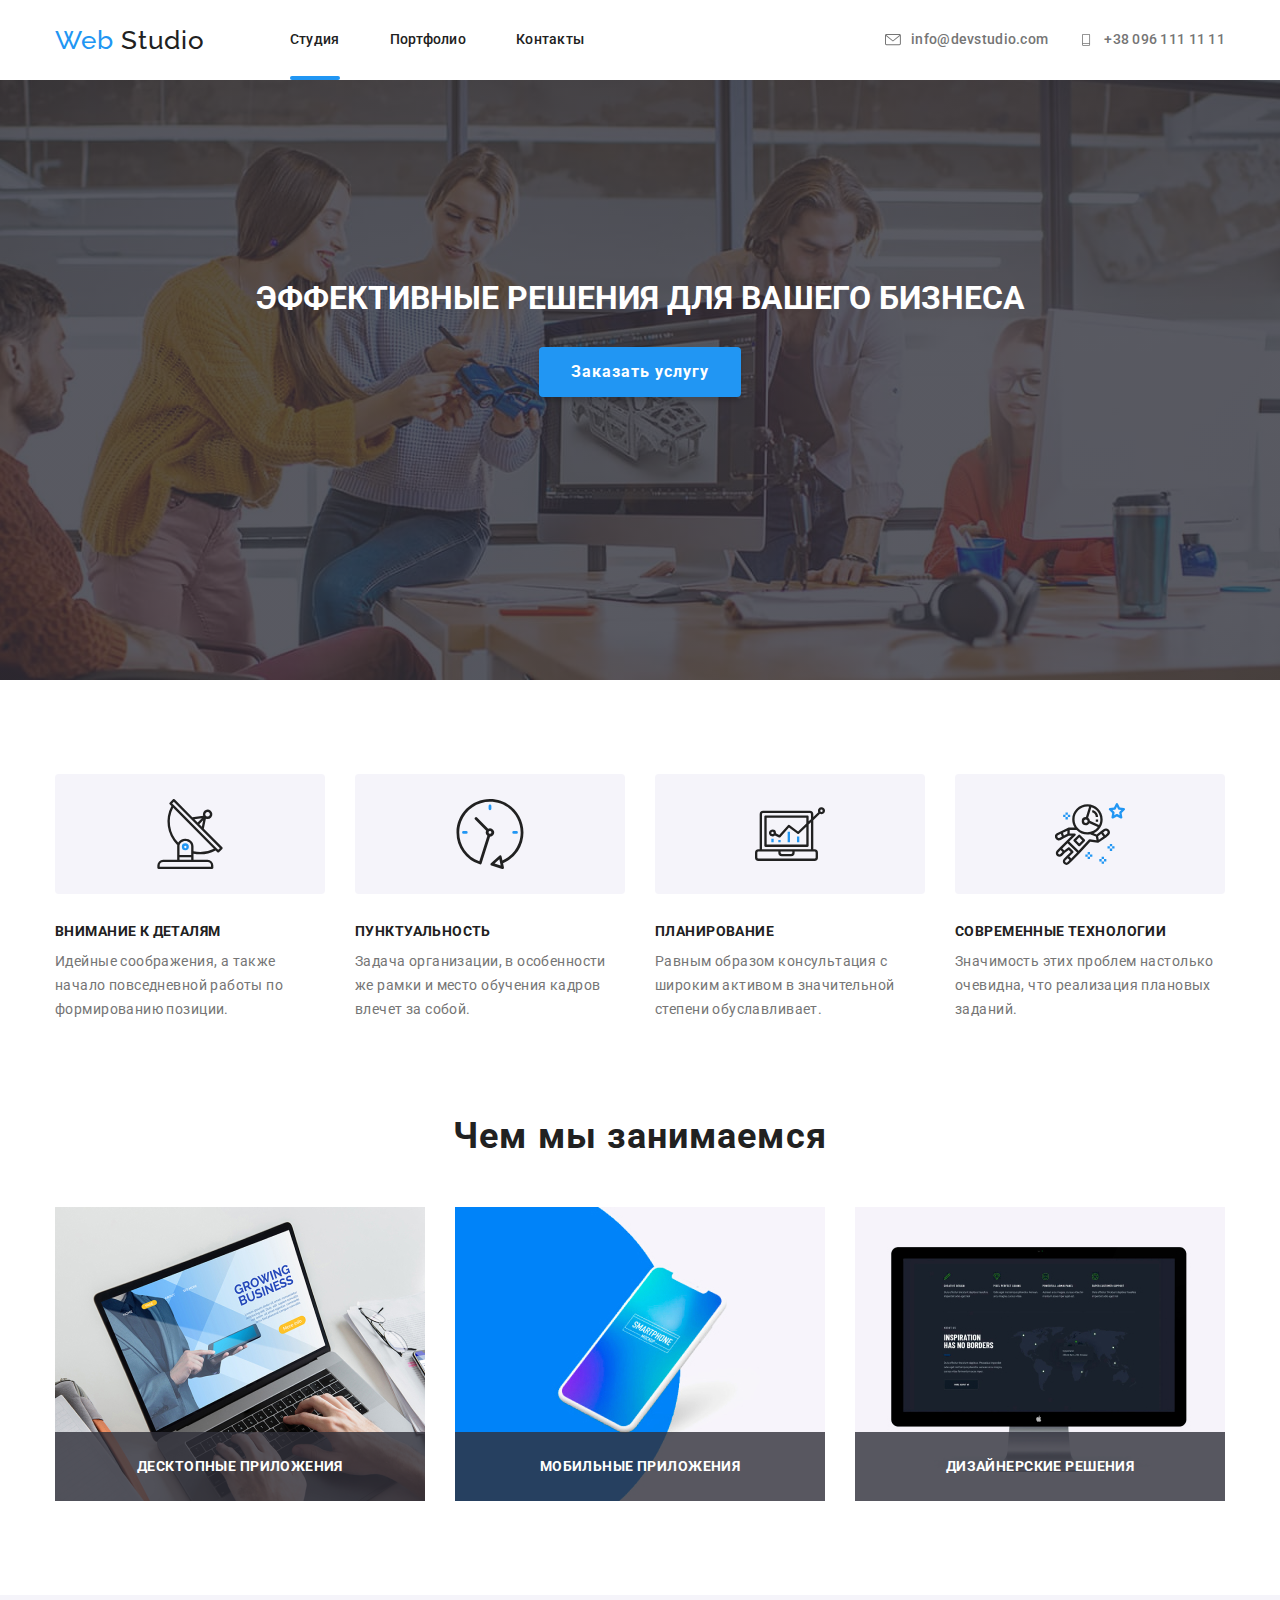
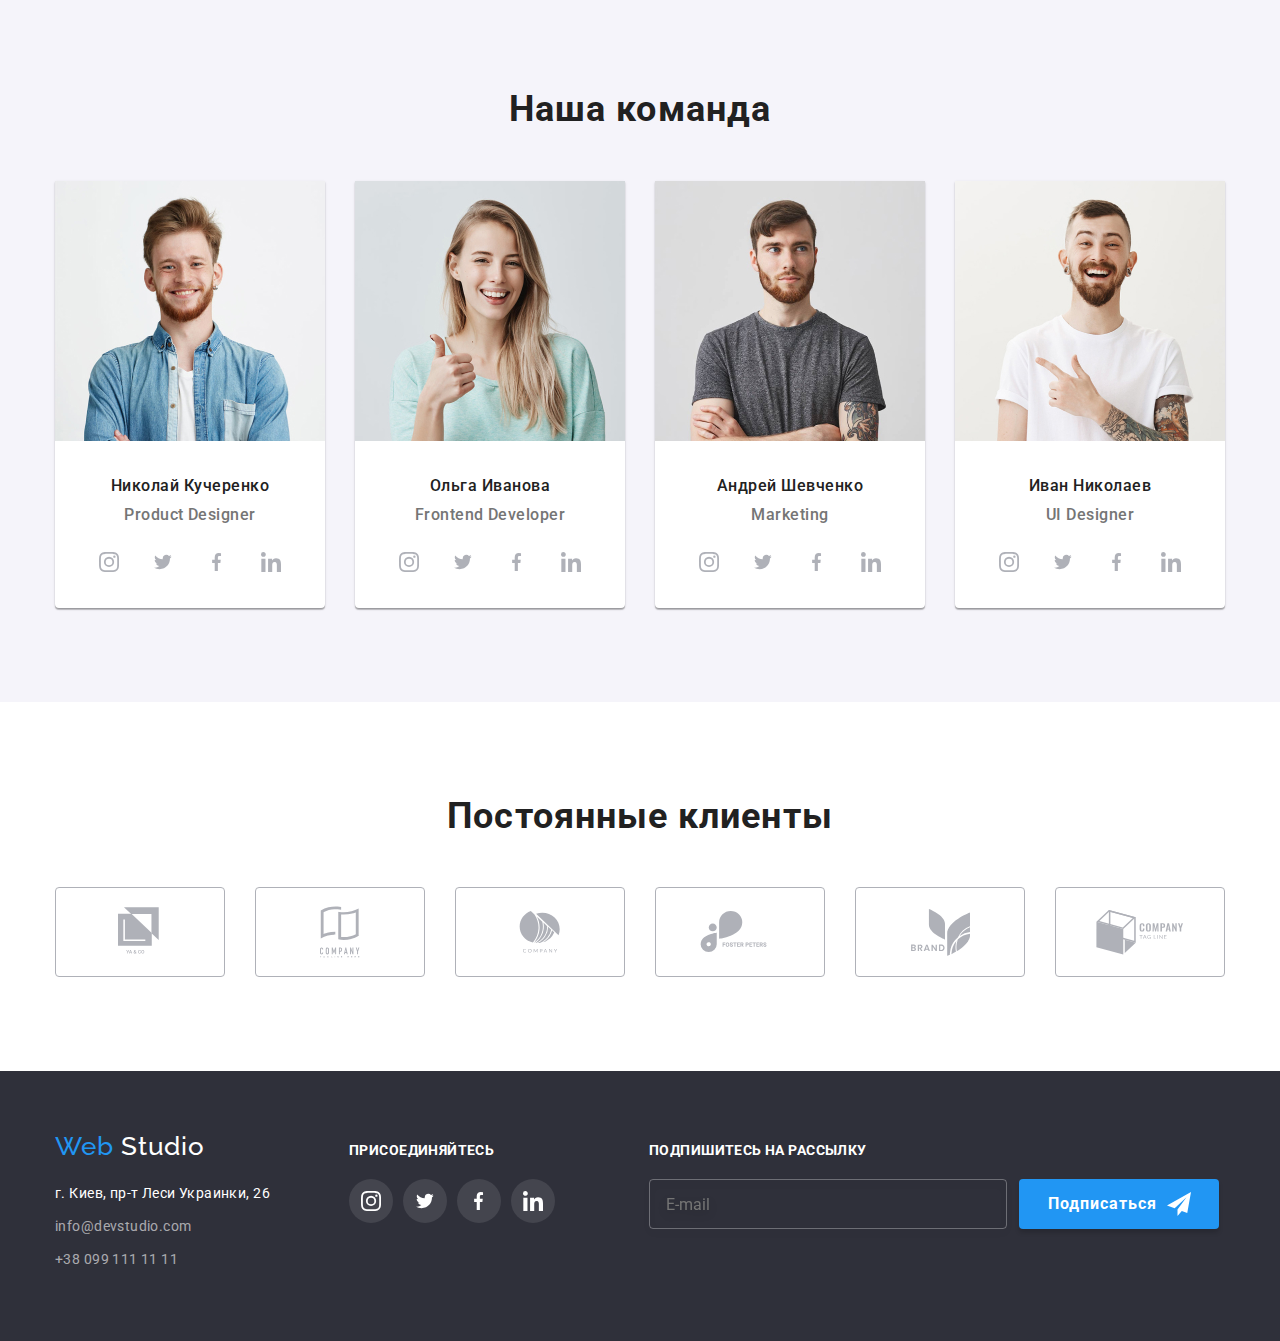
<file: index.html>
<!DOCTYPE html>
<html lang="ru">
  <head>
    <meta charset="UTF-8" />
    <meta name="viewport" content="width=device-width, initial-scale=1.0" />
    <title>WebStudio</title>
    <link
      href="https://fonts.googleapis.com/css2?family=Raleway:wght@700&family=Roboto:wght@400;500;700;900&display=swap"
      rel="stylesheet"
    />
    <link rel="stylesheet" href="./css/normalize.css" />
    <link rel="stylesheet" href="./css/main.min.css" />
  </head>
  <body>
    <header class="header">
      <div class="container">
        <nav class="navigation">
          <a class="logo link" href="" lang="en"
            ><span class="logo-web-part">Web </span>Studio</a
          >
          <ul class="site-nav list">
            <li class="nav-item"><a class="link current" href="">Студия</a></li>
            <li class="nav-item">
              <a class="link" href="./portfolio.html">Портфолио</a>
            </li>
            <li class="nav-item"><a class="link" href="">Контакты</a></li>
          </ul>
        </nav>
        <ul class="contacts-list list">
          <li class="contact-item">
            <a class="link" href="mailto:info@devstudio.com">
              <svg class="link-icon">
                <use href="./images/sprite.svg#icon-email-sign"></use>
              </svg>
              <span>info@devstudio.com</span>
            </a>
          </li>
          <li class="contact-item">
            <a class="link" href="tel:+380961111111">
              <svg class="link-icon">
                <use href="./images/sprite.svg#icon-phone-sign"></use>
              </svg>
              <span>+38 096 111 11 11</span></a
            >
          </li>
        </ul>
      </div>
    </header>
    <main>
      <!--Hero -->
      <section class="hero">
        <h1 class="hero-title">Эффективные решения для вашего бизнеса</h1>
        <button data-modal-open class="button" type="button">
          Заказать услугу
        </button>
      </section>

      <!--О нас-->
      <section class="about-us section">
        <div class="container">
          <h2 class="section-title">О нас</h2>
          <ul class="about-us list">
            <li class="about-us-item icon-details">
              <h3 class="headline">Внимание к деталям</h3>
              <p class="description">
                Идейные соображения, а также начало повседневной работы по
                формированию позиции.
              </p>
            </li>
            <li class="about-us-item icon-punctuality">
              <h3 class="headline">Пунктуальность</h3>
              <p class="description">
                Задача организации, в особенности же рамки и место обучения
                кадров влечет за собой.
              </p>
            </li>
            <li class="about-us-item icon-planning">
              <h3 class="headline">Планирование</h3>
              <p class="description">
                Равным образом консультация с широким активом в значительной
                степени обуславливает.
              </p>
            </li>
            <li class="about-us-item icon-up-to-date">
              <h3 class="headline">Современные технологии</h3>
              <p class="description">
                Значимость этих проблем настолько очевидна, что реализация
                плановых заданий.
              </p>
            </li>
          </ul>
        </div>
      </section>
      <!--Чем занимаемся-->
      <section class="activity section">
        <div class="container">
          <h2 class="section-title">Чем мы занимаемся</h2>
          <ul class="activity list">
            <li class="activity-item">
              <div class="activity-description">
                <img
                  class="image"
                  src="./images/activity/desktop-apps.jpg"
                  alt="Экран с десктопным приложением"
                  width="370"
                  height="294"
                />

                <p class="description">Десктопные приложения</p>
              </div>
            </li>
            <li class="activity-item">
              <div class="activity-description">
                <img
                  class="image"
                  src="./images/activity/mobile-apps.jpg"
                  alt="Приложение на мобильном телефоне"
                  width="370"
                  height="294"
                />

                <p class="description">Мобильные приложения</p>
              </div>
            </li>
            <li class="activity-item">
              <div class="activity-description">
                <img
                  class="image"
                  src="./images/activity/design.jpg"
                  alt="Изображение макеты страницв на экране"
                  width="370"
                  height="294"
                />

                <p class="description">Дизайнерские решения</p>
              </div>
            </li>
          </ul>
        </div>
      </section>
      <!--Команда-->
      <section class="team section">
        <div class="container">
          <h2 class="section-title">Наша команда</h2>
          <ul class="team list">
            <li class="team-member">
              <div class="info">
                <img
                  class="photo"
                  src="./images/team/nikolay-kyrchenko.jpg"
                  alt="фото Николая Курченко"
                  width="270"
                  height="260"
                />
                <h3 class="name">Николай Кучеренко</h3>
                <p class="position" lang="en">Product Designer</p>
                <ul class="social-nw list">
                  <li class="item">
                    <a
                      class="social-nw-link"
                      href=""
                      aria-label="Страница в Инстаграм"
                    >
                      <svg class="nw-icon" width="20" height="20">
                        <use
                          href="./images/sprite.svg#icon-instagram-icon"
                        ></use>
                      </svg>
                    </a>
                  </li>
                  <li class="item">
                    <a
                      class="social-nw-link"
                      href=""
                      aria-label="Страница в Твиттер"
                    >
                      <svg class="nw-icon" width="20" height="16">
                        <use href="./images/sprite.svg#icon-twitter-icon"></use>
                      </svg>
                    </a>
                  </li>
                  <li class="item">
                    <a
                      class="social-nw-link"
                      href=""
                      aria-label="Страница в Фейсбук"
                    >
                      <svg class="nw-icon" width="10" height="20">
                        <use
                          href="./images/sprite.svg#icon-facebook-icon"
                        ></use>
                      </svg>
                    </a>
                  </li>
                  <li class="item">
                    <a
                      class="social-nw-link"
                      href=""
                      aria-label="Страница в ЛинкедИн"
                    >
                      <svg class="nw-icon" width="20" height="20">
                        <use
                          href="./images/sprite.svg#icon-linkedin-icon"
                        ></use>
                      </svg>
                    </a>
                  </li>
                </ul>
              </div>
            </li>
            <li class="team-member">
              <div class="info">
                <img
                  class="photo"
                  src="./images/team/olha-ivanova.jpg"
                  alt="фото Ольги Ивановой"
                  width="270"
                  height="260"
                />
                <h3 class="name">Ольга Иванова</h3>
                <p class="position" lang="en">Frontend Developer</p>
                <ul class="social-nw list">
                  <li class="item">
                    <a
                      class="social-nw-link"
                      href=""
                      aria-label="Страница в Инстаграм"
                    >
                      <svg class="nw-icon" width="20" height="20">
                        <use
                          href="./images/sprite.svg#icon-instagram-icon"
                        ></use>
                      </svg>
                    </a>
                  </li>
                  <li class="item">
                    <a
                      class="social-nw-link"
                      href=""
                      aria-label="Страница в Твиттер"
                    >
                      <svg class="nw-icon" width="20" height="16">
                        <use href="./images/sprite.svg#icon-twitter-icon"></use>
                      </svg>
                    </a>
                  </li>
                  <li class="item">
                    <a
                      class="social-nw-link"
                      href=""
                      aria-label="Страница в Фейсбук"
                    >
                      <svg class="nw-icon" width="10" height="20">
                        <use
                          href="./images/sprite.svg#icon-facebook-icon"
                        ></use>
                      </svg>
                    </a>
                  </li>
                  <li class="item">
                    <a
                      class="social-nw-link"
                      href=""
                      aria-label="Страница в ЛинкедИн"
                    >
                      <svg class="nw-icon" width="20" height="20">
                        <use
                          href="./images/sprite.svg#icon-linkedin-icon"
                        ></use>
                      </svg>
                    </a>
                  </li>
                </ul>
              </div>
            </li>
            <li class="team-member">
              <div class="info">
                <img
                  class="photo"
                  src="./images/team/andrey-shevchenko.jpg"
                  alt="фото Андрея Шевченко"
                  width="270"
                  height="260"
                />
                <h3 class="name">Андрей Шевченко</h3>
                <p class="position" lang="en">Marketing</p>
                <ul class="social-nw list">
                  <li class="item">
                    <a
                      class="social-nw-link"
                      href=""
                      aria-label="Страница в Инстаграм"
                    >
                      <svg class="nw-icon" width="20" height="20">
                        <use
                          href="./images/sprite.svg#icon-instagram-icon"
                        ></use>
                      </svg>
                    </a>
                  </li>
                  <li class="item">
                    <a
                      class="social-nw-link"
                      href=""
                      aria-label="Страница в Твиттер"
                    >
                      <svg class="nw-icon" width="20" height="16">
                        <use href="./images/sprite.svg#icon-twitter-icon"></use>
                      </svg>
                    </a>
                  </li>
                  <li class="item">
                    <a
                      class="social-nw-link"
                      href=""
                      aria-label="Страница в Фейсбук"
                    >
                      <svg class="nw-icon" width="10" height="20">
                        <use
                          href="./images/sprite.svg#icon-facebook-icon"
                        ></use>
                      </svg>
                    </a>
                  </li>
                  <li class="item">
                    <a
                      class="social-nw-link"
                      href=""
                      aria-label="Страница в ЛинкедИн"
                    >
                      <svg class="nw-icon" width="20" height="20">
                        <use
                          href="./images/sprite.svg#icon-linkedin-icon"
                        ></use>
                      </svg>
                    </a>
                  </li>
                </ul>
              </div>
            </li>
            <li class="team-member">
              <div class="info">
                <img
                  class="photo"
                  src="./images/team/ivan-nickolaey.jpg"
                  alt="фото Ивана Николаева"
                  width="270"
                  height="260"
                />
                <h3 class="name">Иван Николаев</h3>
                <p class="position" lang="en">UI Designer</p>
                <ul class="social-nw list">
                  <li class="item">
                    <a
                      class="social-nw-link"
                      href=""
                      aria-label="Страница в Инстаграм"
                    >
                      <svg class="nw-icon" width="20" height="20">
                        <use
                          href="./images/sprite.svg#icon-instagram-icon"
                        ></use>
                      </svg>
                    </a>
                  </li>
                  <li class="item">
                    <a
                      class="social-nw-link"
                      href=""
                      aria-label="Страница в Твиттер"
                    >
                      <svg class="nw-icon" width="20" height="16">
                        <use href="./images/sprite.svg#icon-twitter-icon"></use>
                      </svg>
                    </a>
                  </li>
                  <li class="item">
                    <a
                      class="social-nw-link"
                      href=""
                      aria-label="Страница в Фейсбук"
                    >
                      <svg class="nw-icon" width="10" height="20">
                        <use
                          href="./images/sprite.svg#icon-facebook-icon"
                        ></use>
                      </svg>
                    </a>
                  </li>
                  <li class="item">
                    <a
                      class="social-nw-link"
                      href=""
                      aria-label="Страница в ЛинкедИн"
                    >
                      <svg class="nw-icon" width="20" height="20">
                        <use
                          href="./images/sprite.svg#icon-linkedin-icon"
                        ></use>
                      </svg>
                    </a>
                  </li>
                </ul>
              </div>
            </li>
          </ul>
        </div>
      </section>
      <!--Клиенты-->
      <section class="clients section">
        <div class="container">
          <h2 class="section-title">Постоянные клиенты</h2>
          <ul class="clients list">
            <li class="client-logo">
              <a class="link" href="">
                <svg class="company-icon" width="45" height="50">
                  <use href="./images/sprite.svg#icon-company-logo-1"></use>
                </svg>
              </a>
            </li>
            <li class="client-logo">
              <a class="link" href="">
                <svg class="company-icon" width="40" height="52">
                  <use href="./images/sprite.svg#icon-company-logo-2"></use>
                </svg>
              </a>
            </li>
            <li class="client-logo">
              <a class="link" href="">
                <svg class="company-icon" width="42" height="42">
                  <use href="./images/sprite.svg#icon-company-logo-3"></use>
                </svg>
              </a>
            </li>
            <li class="client-logo">
              <a class="link" href="">
                <svg class="company-icon" width="80" height="42">
                  <use href="./images/sprite.svg#icon-company-logo-4"></use>
                </svg>
              </a>
            </li>
            <li class="client-logo">
              <a class="link" href="">
                <svg class="company-icon" width="59" height="47">
                  <use href="./images/sprite.svg#icon-company-logo-5"></use>
                </svg>
              </a>
            </li>
            <li class="client-logo">
              <a class="link" href="">
                <svg class="company-icon" width="88" height="45">
                  <use href="./images/sprite.svg#icon-company-logo-6"></use>
                </svg>
              </a>
            </li>
          </ul>
        </div>
      </section>
    </main>
    <footer class="footer">
      <div class="container">
        <div class="main-info-container">
          <a class="logo link footer" href="" lang="en"
            ><span class="logo-web-part">Web </span>Studio</a
          >
          <ul class="footer-contacts-list list">
            <li class="item">
              <address>
                <a
                  class="location link"
                  href="https://goo.gl/maps/ciebktakedEawtVe7"
                  target="_blank"
                  >г. Киев, пр-т Леси Украинки, 26</a
                >
              </address>
            </li>
            <li class="item">
              <a class="footer-contacts link" href="mailto:info@example.com"
                >info@devstudio.com</a
              >
            </li>
            <li class="item">
              <a class="footer-contacts link" href="tel:+380991111111"
                >+38 099 111 11 11</a
              >
            </li>
          </ul>
        </div>
        <div class="join-us-container">
          <p class="join-us-text">Присоединяйтесь</p>
          <ul class="social-nw list">
            <li class="item">
              <a
                class="social-nw-link"
                href=""
                aria-label="Страница в Инстаграм"
              >
                <svg class="nw-icon" width="20" height="20">
                  <use href="./images/sprite.svg#icon-instagram-icon"></use>
                </svg>
              </a>
            </li>
            <li class="item">
              <a class="social-nw-link" href="" aria-label="Страница в Твиттер">
                <svg class="nw-icon" width="20" height="16">
                  <use href="./images/sprite.svg#icon-twitter-icon"></use>
                </svg>
              </a>
            </li>
            <li class="item">
              <a class="social-nw-link" href="" aria-label="Страница в Фейсбук">
                <svg class="nw-icon" width="10" height="20">
                  <use href="./images/sprite.svg#icon-facebook-icon"></use>
                </svg>
              </a>
            </li>
            <li class="item">
              <a
                class="social-nw-link"
                href=""
                aria-label="Страница в ЛинкедИн"
              >
                <svg class="nw-icon" width="20" height="20">
                  <use href="./images/sprite.svg#icon-linkedin-icon"></use>
                </svg>
              </a>
            </li>
          </ul>
        </div>
        <div class="subscribe-container">
          <p class="join-us-text">Подпишитесь на рассылку</p>
          <form action="#" class="subscribe form">
            <label class="form-field">
              <input
                class="subscribe-email"
                id="email"
                type="email"
                name="email"
                id=""
                placeholder="E-mail"
              />
            </label>
            <button class="button" type="submit">Подписаться</button>
          </form>
        </div>
      </div>
    </footer>
    <div data-modal class="backdrop is-hidden">
      <div class="modal">
        <h2 class="headline">Оставьте свои данные, мы вам перезвоним</h2>
        <button data-modal-close class="modal-close" type="button">
          <svg class="close-icon" width="11" height="11">
            <use href="./images/sprite.svg#icon-close-icon"></use>
          </svg>
        </button>
        <form action="#" class="modal-form">
          <label class="form-field">
            <input
              class="form-input"
              type="text"
              name="name"
              id=""
              minlength="2"
              required
              placeholder=" "
            />
            <span class="form-lable">Имя</span>
            <svg class="icon">
              <use href="./images/sprite.svg#icon-form-name-icon"></use>
            </svg>
          </label>
          <label class="form-field">
            <input
              class="form-input"
              type="tel"
              name="phone"
              id=""
              pattern="[0-9]{3}-[0-9]{3}-[0-9]{2}-[0-9]{2}"
              required
              placeholder=" "
            />
            <span class="form-lable">Телефон</span>
            <svg class="icon">
              <use href="./images/sprite.svg#icon-form-phone-icon"></use>
            </svg>
          </label>
          <label class="form-field">
            <input
              class="form-input"
              type="email"
              name="e-mail"
              id=""
              required
              placeholder=" "
            />
            <span class="form-lable">E-mail</span>
            <svg class="icon">
              <use href="./images/sprite.svg#icon-form-email-icon"></use>
            </svg>
          </label>
          <textarea
            wrap="on"
            name="user-comment"
            id=""
            class="form-comment"
            placeholder="Комментарий"
          ></textarea>
          <label class="checkbox-label">
            <input
              class="checkbox"
              type="checkbox"
              name="agree"
              id=""
              required
            />
            <span class="checkbox-icon"></span>
            <span class="agree-text"
              >Соглашаюсь с рассылкой и принимаю
              <a class="link" href="">Условия договора</a></span
            >
          </label>
          <button type="submit" class="button">
            Отправить
          </button>
        </form>
      </div>
    </div>
    <script src="./js/modal.js"></script>
  </body>
</html>
</file>
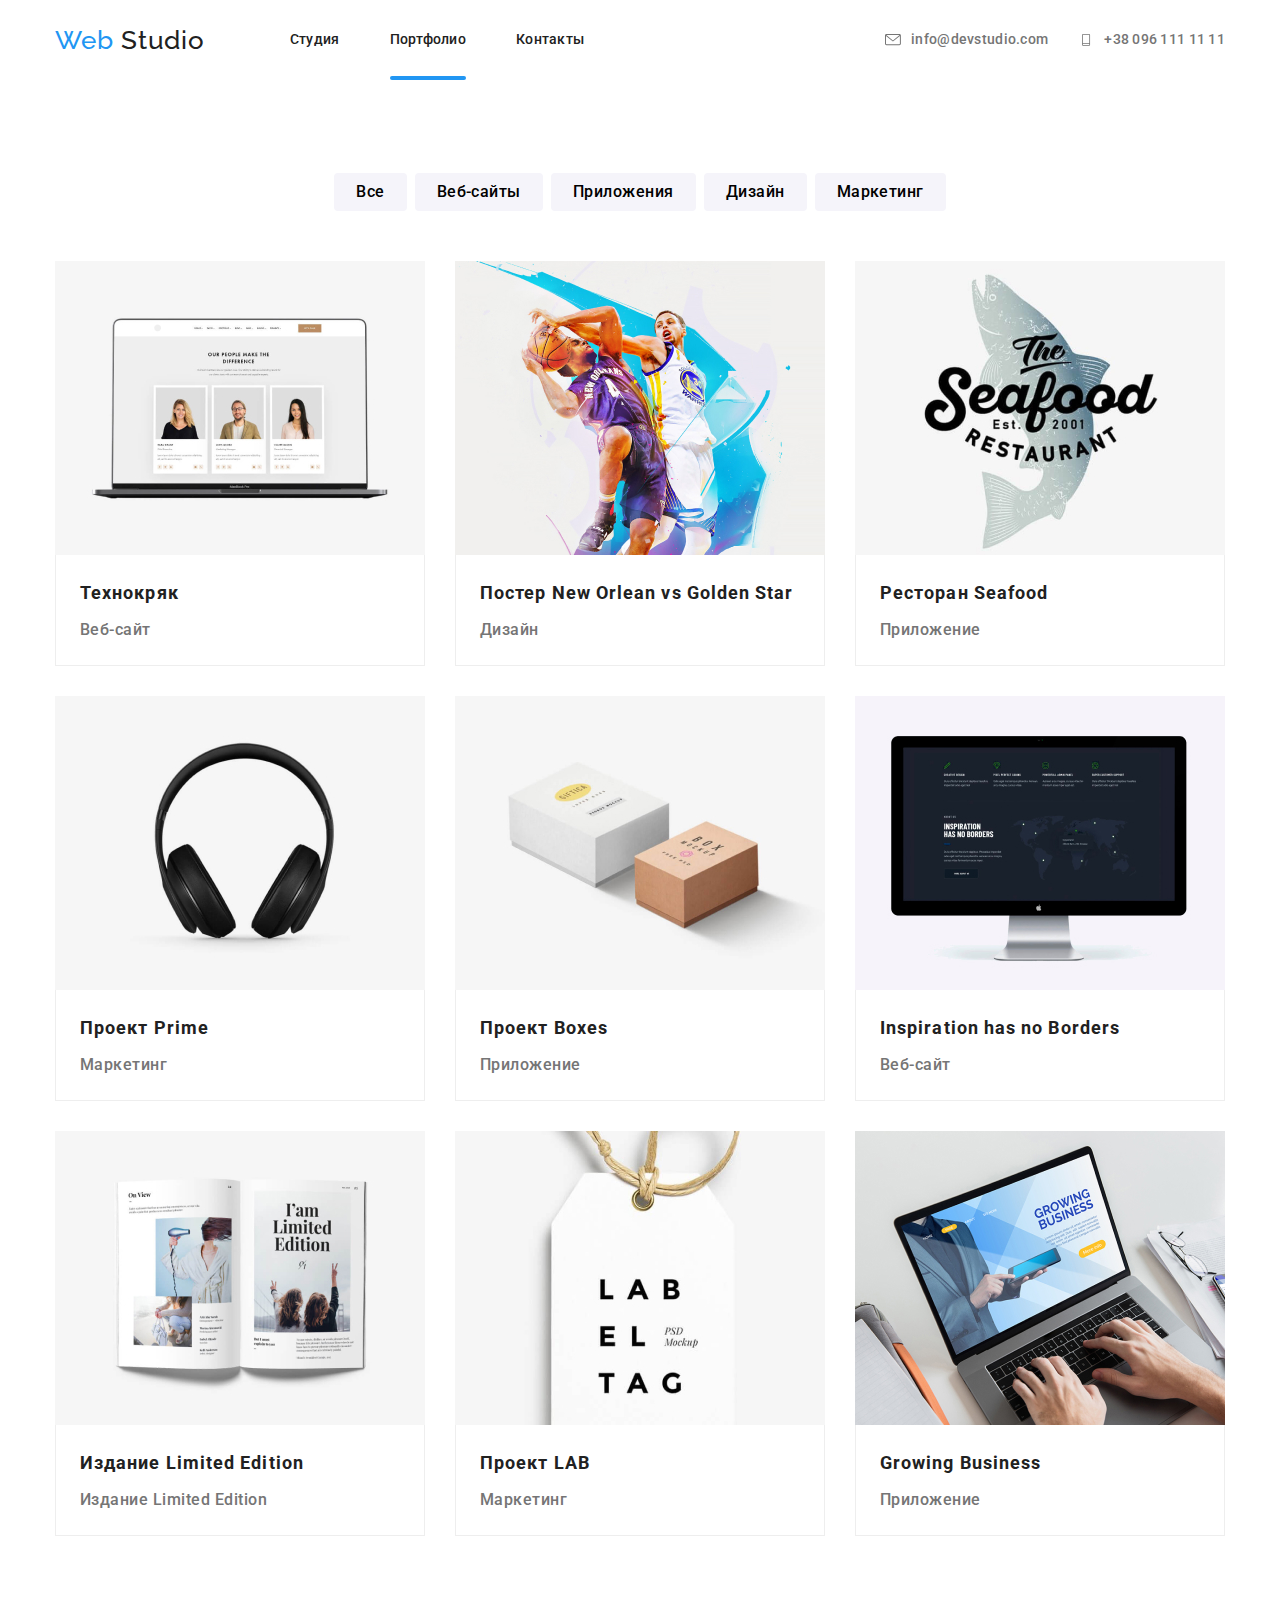
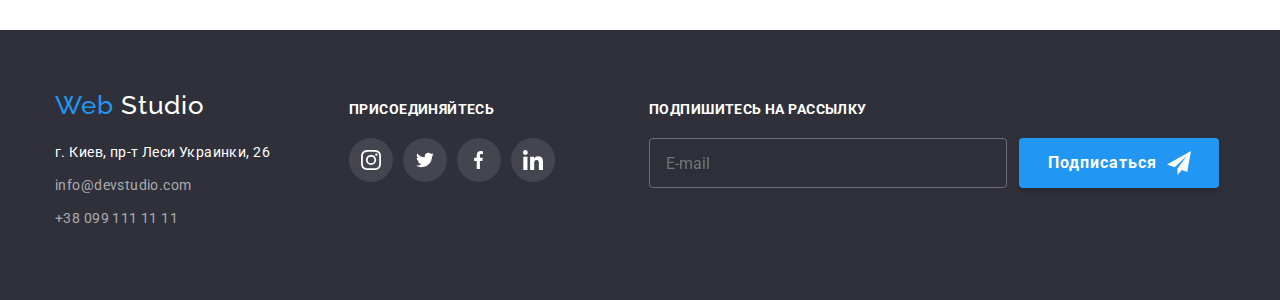
<file: portfolio.html>
<!DOCTYPE html>
<html lang="ru">
  <head>
    <meta charset="UTF-8" />
    <meta name="viewport" content="width=device-width, initial-scale=1.0" />
    <title>WebStudio</title>
    <link
      href="https://fonts.googleapis.com/css2?family=Raleway:wght@700&family=Roboto:wght@400;500;700;900&display=swap"
      rel="stylesheet"
    />
    <link rel="stylesheet" href="./css/normalize.css" />
    <link rel="stylesheet" href="./css/portfolio.min.css" />
  </head>

  <body>
    <header class="portfolio header">
      <div class="container">
        <nav class="navigation">
          <a class="logo link" href="./index.html" lang="en"
            ><span class="logo-web-part">Web </span>Studio</a
          >
          <ul class="site-nav list">
            <li class="nav-item">
              <a class="link" href="./index.html">Студия</a>
            </li>
            <li class="nav-item">
              <a class="link current" href="">Портфолио</a>
            </li>
            <li class="nav-item"><a class="link" href="">Контакты</a></li>
          </ul>
        </nav>
        <ul class="contacts-list list">
          <li class="contact-item">
            <a class="link" href="mailto:info@devstudio.com">
              <svg class="link-icon">
                <use href="./images/sprite.svg#icon-email-sign"></use>
              </svg>
              <span>info@devstudio.com</span>
            </a>
          </li>
          <li class="contact-item">
            <a class="link" href="tel:+380961111111">
              <svg class="link-icon">
                <use href="./images/sprite.svg#icon-phone-sign"></use>
              </svg>
              <span>+38 096 111 11 11</span></a
            >
          </li>
        </ul>
      </div>
    </header>

    <main>
      <div class="container">
        <h1 class="page-name">Портфолио</h1>

        <ul class="filters list">
          <li class="item">
            <button class="filter-button" type="button">Все</button>
          </li>
          <li class="item">
            <button class="filter-button" type="button">Веб-сайты</button>
          </li>
          <li class="item">
            <button class="filter-button" type="button">Приложения</button>
          </li>
          <li class="item">
            <button class="filter-button" type="button">Дизайн</button>
          </li>
          <li class="item">
            <button class="filter-button" type="button">Маркетинг</button>
          </li>
        </ul>
        <ul class="projects list">
          <li class="description">
            <a class="projects-item link" href="">
              <div class="project-card">
                <img
                  class="image"
                  src="./images/portfolio/technokryack.jpg"
                  alt="Ноутбук с открытым сайтом Технокряк"
                />
                <div class="overlay">
                  <p class="text">
                    Технокряк это современная площадка распространения
                    коронавируса. Компании используют эту платформу для
                    цифрового шпионажа и атак на защищённые сервера конкурентов.
                  </p>
                </div>
              </div>
              <div class="project-section">
                <h2 class="project-name">Технокряк</h2>
                <p class="project-type">Веб-сайт</p>
              </div>
            </a>
          </li>
          <li class="description">
            <a class="projects-item link" href="">
              <div class="project-card">
                <img
                  class="image"
                  src="./images/portfolio/new-orlean-vs-golden-star.jpg"
                  alt="Постер"
                />
                <div class="overlay">
                  <p class="text">
                    Технокряк это современная площадка распространения
                    коронавируса. Компании используют эту платформу для
                    цифрового шпионажа и атак на защищённые сервера конкурентов.
                  </p>
                </div>
              </div>
              <div class="project-section">
                <h2 class="project-name">
                  Постер <span lang="en">New Orlean vs Golden Star</span>
                </h2>
                <p class="project-type">Дизайн</p>
              </div>
            </a>
          </li>
          <li class="description">
            <a class="projects-item link" href="">
              <div class="project-card">
                <img
                  class="image"
                  src="./images/portfolio/sea-food-restaurant.jpg"
                  alt="Эмблема ресторана"
                />
                <div class="overlay">
                  <p class="text">
                    Технокряк это современная площадка распространения
                    коронавируса. Компании используют эту платформу для
                    цифрового шпионажа и атак на защищённые сервера конкурентов.
                  </p>
                </div>
              </div>
              <div class="project-section">
                <h2 class="project-name">
                  Ресторан <span lang="en">Seafood</span>
                </h2>
                <p class="project-type">Приложение</p>
              </div>
            </a>
          </li>
          <li class="description">
            <a class="projects-item link" href="">
              <div class="project-card">
                <img
                  class="image"
                  src="./images/portfolio/prime-project.jpg"
                  alt="Наушники"
                />
                <div class="overlay">
                  <p class="text">
                    Технокряк это современная площадка распространения
                    коронавируса. Компании используют эту платформу для
                    цифрового шпионажа и атак на защищённые сервера конкурентов.
                  </p>
                </div>
              </div>
              <div class="project-section">
                <h2 class="project-name">
                  Проект <span lang="en">Prime</span>
                </h2>
                <p class="project-type">Маркетинг</p>
              </div>
            </a>
          </li>
          <li class="description">
            <a class="projects-item link" href="">
              <div class="project-card">
                <img
                  class="image"
                  src="./images/portfolio/boxes-project.jpg"
                  alt="Коробки"
                />
                <div class="overlay">
                  <p class="text">
                    Технокряк это современная площадка распространения
                    коронавируса. Компании используют эту платформу для
                    цифрового шпионажа и атак на защищённые сервера конкурентов.
                  </p>
                </div>
              </div>
              <div class="project-section">
                <h2 class="project-name">
                  Проект <span lang="en">Boxes</span>
                </h2>
                <p class="project-type">Приложение</p>
              </div>
            </a>
          </li>
          <li class="description">
            <a class="projects-item link" href="">
              <div class="project-card">
                <img
                  class="image"
                  src="./images/portfolio/inspiration-has-no-borders.jpg"
                  alt="Экран компьютера с открытым приложением"
                />
                <div class="overlay">
                  <p class="text">
                    Технокряк это современная площадка распространения
                    коронавируса. Компании используют эту платформу для
                    цифрового шпионажа и атак на защищённые сервера конкурентов.
                  </p>
                </div>
              </div>
              <div class="project-section">
                <h2 class="project-name" lang="en">
                  Inspiration has no Borders
                </h2>
                <p class="project-type">Веб-сайт</p>
              </div>
            </a>
          </li>
          <li class="description">
            <a class="projects-item link" href="">
              <div class="project-card">
                <img
                  class="image"
                  src="./images/portfolio/limited-edition.jpg"
                  alt="Открытый журнал"
                />
                <div class="overlay">
                  <p class="text">
                    Технокряк это современная площадка распространения
                    коронавируса. Компании используют эту платформу для
                    цифрового шпионажа и атак на защищённые сервера конкурентов.
                  </p>
                </div>
              </div>
              <div class="project-section">
                <h2 class="project-name">
                  Издание <span lang="en">Limited Edition</span>
                </h2>
                <p class="project-type">Издание Limited Edition</p>
              </div>
            </a>
          </li>
          <li class="description">
            <a class="projects-item link" href="">
              <div class="project-card">
                <img
                  class="image"
                  src="./images/portfolio/lab-project.jpg"
                  alt="Эмблема проекта ЛАБ"
                />
                <div class="overlay">
                  <p class="text">
                    Технокряк это современная площадка распространения
                    коронавируса. Компании используют эту платформу для
                    цифрового шпионажа и атак на защищённые сервера конкурентов.
                  </p>
                </div>
              </div>
              <div class="project-section">
                <h2 class="project-name">Проект <span lang="en">LAB</span></h2>
                <p class="project-type">Маркетинг</p>
              </div>
            </a>
          </li>
          <li class="description">
            <a class="projects-item link" href="">
              <div class="project-card">
                <img
                  class="image"
                  src="./images/portfolio/groving-business.jpg"
                  alt="Экран ноутбука с главной страницей Growing Business"
                />
                <div class="overlay">
                  <p class="text">
                    Технокряк это современная площадка распространения
                    коронавируса. Компании используют эту платформу для
                    цифрового шпионажа и атак на защищённые сервера конкурентов.
                  </p>
                </div>
              </div>
              <div class="project-section">
                <h2 class="project-name" lang="en">Growing Business</h2>
                <p class="project-type">Приложение</p>
              </div>
            </a>
          </li>
        </ul>
      </div>
    </main>

    <footer class="footer">
      <div class="container">
        <div class="main-info-container">
          <a class="logo link footer" href="" lang="en"
            ><span class="logo-web-part">Web </span>Studio</a
          >
          <ul class="footer-contacts-list list">
            <li class="item">
              <address>
                <a
                  class="location link"
                  href="https://goo.gl/maps/ciebktakedEawtVe7"
                  target="_blank"
                  >г. Киев, пр-т Леси Украинки, 26</a
                >
              </address>
            </li>
            <li class="item">
              <a class="footer-contacts link" href="mailto:info@example.com"
                >info@devstudio.com</a
              >
            </li>
            <li class="item">
              <a class="footer-contacts link" href="tel:+380991111111"
                >+38 099 111 11 11</a
              >
            </li>
          </ul>
        </div>
        <div class="join-us-container">
          <p class="join-us-text">Присоединяйтесь</p>
          <ul class="social-nw list">
            <li class="item">
              <a
                class="social-nw-link"
                href=""
                aria-label="Страница в Инстаграм"
              >
                <svg class="nw-icon" width="20" height="20">
                  <use href="./images/sprite.svg#icon-instagram-icon"></use>
                </svg>
              </a>
            </li>
            <li class="item">
              <a class="social-nw-link" href="" aria-label="Страница в Твиттер">
                <svg class="nw-icon" width="20" height="16">
                  <use href="./images/sprite.svg#icon-twitter-icon"></use>
                </svg>
              </a>
            </li>
            <li class="item">
              <a class="social-nw-link" href="" aria-label="Страница в Фейсбук">
                <svg class="nw-icon" width="10" height="20">
                  <use href="./images/sprite.svg#icon-facebook-icon"></use>
                </svg>
              </a>
            </li>
            <li class="item">
              <a
                class="social-nw-link"
                href=""
                aria-label="Страница в ЛинкедИн"
              >
                <svg class="nw-icon" width="20" height="20">
                  <use href="./images/sprite.svg#icon-linkedin-icon"></use>
                </svg>
              </a>
            </li>
          </ul>
        </div>
        <div class="subscribe-container">
          <p class="join-us-text">Подпишитесь на рассылку</p>
          <form action="#" class="subscribe form">
            <label class="form-field">
              <input
                class="subscribe-email"
                id="email"
                type="email"
                name="email"
                id=""
                placeholder="E-mail"
              />
            </label>
            <button class="button" type="submit">Подписаться</button>
          </form>
        </div>
      </div>
    </footer>
  </body>
</html>
</file>
<file: css/main.min.css>
/*
* Prefixed by https://autoprefixer.github.io
* PostCSS: v7.0.29,
* Autoprefixer: v9.7.6
* Browsers: last 4 version
*/

.modal-close,
.social-nw.list .social-nw-link,
.client-logo .link {
  display: -webkit-box;
  display: -ms-flexbox;
  display: flex;
  -webkit-box-pack: center;
  -ms-flex-pack: center;
  justify-content: center;
  -webkit-box-align: center;
  -ms-flex-align: center;
  align-items: center;
}
.site-nav .nav-item .link,
.contact-item .link {
  font-weight: 500;
  font-size: 14px;
  line-height: 1.14;
  letter-spacing: 0.02em;
}
.team .name,
.team .position {
  font-weight: 500;
  font-size: 16px;
  line-height: 1.19;
  letter-spacing: 0.03em;
}
html {
  -webkit-box-sizing: border-box;
  box-sizing: border-box;
}
*,
*::before,
*::after {
  -webkit-box-sizing: inherit;
  box-sizing: inherit;
  margin: 0;
  padding: 0;
}
body {
  color: #212121;
  background-color: #fff;
  font-family: Roboto;
}
h1 {
  margin-top: 0;
  margin-bottom: 0;
}
.image {
  display: block;
}
.list {
  list-style: none;
  padding-left: 0;
  padding-right: 0;
  margin-top: 0;
  margin-bottom: 0;
}
.link {
  font-style: normal;
  text-decoration: none;
}
.container {
  width: 1200px;
  padding-right: 15px;
  padding-left: 15px;
  margin-right: auto;
  margin-left: auto;
}
.section-title {
  font-weight: 700;
  font-size: 36px;
  line-height: 1.16;
  letter-spacing: 0.03em;
  color: #212121;
  text-align: center;
  margin-bottom: 50px;
}
.button {
  color: #fff;
  background-color: #2196f3;
  font-weight: 700;
  font-size: 16px;
  line-height: 1.88;
  letter-spacing: 0.06em;
  text-align: center;
  -webkit-box-shadow: 0px 4px 4px rgba(0, 0, 0, 0.15);
  box-shadow: 0px 4px 4px rgba(0, 0, 0, 0.15);
  border-radius: 4px;
  border: transparent;
  padding-top: 10px;
  padding-right: 32px;
  padding-bottom: 10px;
  padding-left: 32px;
  cursor: pointer;
}
.button:active,
.button:enabled {
  outline: none;
}
.backdrop {
  position: fixed;
  top: 0;
  left: 0;
  width: 100%;
  height: 100%;
  background: rgba(0, 0, 0, 0.2);
}
.is-hidden {
  opacity: 0;
  visibility: hidden;
  pointer-events: none;
}
.modal {
  position: absolute;
  top: 50%;
  left: 50%;
  -webkit-transform: translate(-50%, -50%);
  -ms-transform: translate(-50%, -50%);
  transform: translate(-50%, -50%);
  width: 528px;
  height: 581px;
  background-color: #ffffff;
  padding: 40px;
}
.modal .headline {
  font-weight: 700;
  font-size: 20px;
  line-height: 1.15;
  letter-spacing: 0.03em;
  margin-bottom: 30px;
}
.close-icon {
  fill: #000000;
}
.modal-close {
  position: absolute;
  top: 8px;
  right: 8px;
  width: 30px;
  height: 30px;
  border: 1px solid rgba(0, 0, 0, 0.1);
  border-radius: 50%;
  background: transparent;
  cursor: pointer;
}
.modal-close:active {
  outline: none;
}
.modal-close:hover .close-icon,
.modal-close:focus .close-icon {
  fill: #2196f3;
}
.modal-form {
  display: -webkit-box;
  display: -ms-flexbox;
  display: flex;
  -webkit-box-pack: center;
  -ms-flex-pack: center;
  justify-content: center;
  -ms-flex-wrap: wrap;
  flex-wrap: wrap;
}
.modal-form .form-input {
  width: 448px;
  height: 40px;
  padding-left: 42px;
  background: transparent;
  border: 1px solid rgba(33, 33, 33, 0.2);
  -webkit-box-sizing: border-box;
  box-sizing: border-box;
  border-radius: 4px;
  font-weight: 400;
  font-size: 14px;
  line-height: 1.14;
  letter-spacing: 0.01em;
  -webkit-transition: border-color 250ms cubic-bezier(0.4, 0, 0.2, 1);
  -o-transition: border-color 250ms cubic-bezier(0.4, 0, 0.2, 1);
  transition: border-color 250ms cubic-bezier(0.4, 0, 0.2, 1);
}
.modal-form .form-input:focus {
  border-color: #2196f3;
  outline: none;
}
.modal-form .form-input:not(:placeholder-shown) ~ .form-lable {
  -webkit-transform: translate(-43px, -43px);
  -ms-transform: translate(-43px, -43px);
  transform: translate(-43px, -43px);
}
.form-comment {
  width: 448px;
  height: 120px;
  padding: 12px 16px;
  resize: none;
  margin-bottom: 20px;
  background: transparent;
  border: 1px solid rgba(33, 33, 33, 0.2);
  -webkit-box-sizing: border-box;
  box-sizing: border-box;
  border-radius: 4px;
  font-weight: 400;
  font-size: 14px;
  line-height: 1.14;
  letter-spacing: 0.01em;
  -webkit-transition: border-color 250ms cubic-bezier(0.4, 0, 0.2, 1);
  -o-transition: border-color 250ms cubic-bezier(0.4, 0, 0.2, 1);
  transition: border-color 250ms cubic-bezier(0.4, 0, 0.2, 1);
}
.form-comment:focus {
  border-color: #2196f3;
  outline: none;
}
.icon {
  fill: #212121;
  width: 12px;
  height: 12px;
  position: absolute;
  top: 50%;
  left: 19px;
  -webkit-transform: translateY(-50%);
  -ms-transform: translateY(-50%);
  transform: translateY(-50%);
  -webkit-transition: fill 250ms cubic-bezier(0.4, 0, 0.2, 1);
  -o-transition: fill 250ms cubic-bezier(0.4, 0, 0.2, 1);
  transition: fill 250ms cubic-bezier(0.4, 0, 0.2, 1);
}
.form-field {
  position: relative;
  margin-bottom: 28px;
}
.form-field:focus-within > .icon {
  fill: #2196f3;
}
.form-field:focus-within > .form-lable {
  -webkit-transform: translate(-43px, -43px);
  -ms-transform: translate(-43px, -43px);
  transform: translate(-43px, -43px);
}
.form-field:focus-within > .form-lable {
  color: #2196f3;
}
.form-lable {
  position: absolute;
  top: 50%;
  left: 42px;
  -webkit-transform: translateY(-50%);
  -ms-transform: translateY(-50%);
  transform: translateY(-50%);
  -webkit-transition: folor 250ms cubic-bezier(0.4, 0, 0.2, 1),
    -webkit-transform 250ms cubic-bezier(0.4, 0, 0.2, 1);
  transition: folor 250ms cubic-bezier(0.4, 0, 0.2, 1),
    -webkit-transform 250ms cubic-bezier(0.4, 0, 0.2, 1);
  -o-transition: transform 250ms cubic-bezier(0.4, 0, 0.2, 1),
    folor 250ms cubic-bezier(0.4, 0, 0.2, 1);
  transition: transform 250ms cubic-bezier(0.4, 0, 0.2, 1),
    folor 250ms cubic-bezier(0.4, 0, 0.2, 1);
  transition: transform 250ms cubic-bezier(0.4, 0, 0.2, 1),
    folor 250ms cubic-bezier(0.4, 0, 0.2, 1),
    -webkit-transform 250ms cubic-bezier(0.4, 0, 0.2, 1);
}
.checkbox-label {
  display: -webkit-box;
  display: -ms-flexbox;
  display: flex;
  -webkit-box-align: center;
  -ms-flex-align: center;
  align-items: center;
  margin-bottom: 30px;
  cursor: pointer;
}
.checkbox-label .checkbox {
  -webkit-appearance: none;
  -moz-appearance: none;
  appearance: none;
  position: absolute;
}
.agree-text {
  font-weight: 400;
  font-size: 14px;
  line-height: 1.71;
  letter-spacing: 0.03em;
  color: #757575;
}
.agree-text > a {
  text-decoration: underline;
  color: #2196f3;
}
.checkbox-icon {
  display: inline-block;
  width: 16px;
  height: 15px;
  border: 2px solid #212121;
  border-radius: 4px;
  margin-right: 7px;
}
.checkbox-label .checkbox:checked + .checkbox-icon {
  background-color: #2196f3;
  background-image: url(../images/icon-check.svg);
  background-size: contain;
  background-origin: border-box;
  border-color: #2196f3;
}
.social-nw.list {
  display: -webkit-box;
  display: -ms-flexbox;
  display: flex;
  -webkit-box-pack: center;
  -ms-flex-pack: center;
  justify-content: center;
  width: 206px;
  margin-right: auto;
  margin-left: auto;
}
.social-nw.list .item {
  -webkit-box-align: center;
  -ms-flex-align: center;
  align-items: center;
}
.social-nw.list .item:not(:last-child) {
  margin-right: 10px;
}
.social-nw.list .social-nw-link {
  width: 44px;
  height: 44px;
  border-radius: 50%;
  -webkit-transition: background-color 250ms cubic-bezier(0.4, 0, 0.2, 1);
  -o-transition: background-color 250ms cubic-bezier(0.4, 0, 0.2, 1);
  transition: background-color 250ms cubic-bezier(0.4, 0, 0.2, 1);
}
.social-nw.list .social-nw-link:hover,
.social-nw.list .social-nw-link:focus {
  background-color: #2196f3;
}
.social-nw.list .social-nw-link .nw-icon {
  display: block;
  cursor: pointer;
  fill: #afb1b8;
  -webkit-transition: fill 250ms cubic-bezier(0.4, 0, 0.2, 1);
  -o-transition: fill 250ms cubic-bezier(0.4, 0, 0.2, 1);
  transition: fill 250ms cubic-bezier(0.4, 0, 0.2, 1);
}
.social-nw.list .social-nw-link:hover .nw-icon,
.social-nw.list .social-nw-link:focus .nw-icon {
  fill: #ffffff;
}
.logo {
  color: #212121;
  font-family: Raleway;
  font-weight: 500;
  font-size: 26px;
  line-height: 1.19;
  letter-spacing: 0.03em;
  margin-right: 85px;
}
.logo-web-part {
  color: #2196f3;
}
.header .container {
  display: -webkit-box;
  display: -ms-flexbox;
  display: flex;
  -webkit-box-align: center;
  -ms-flex-align: center;
  align-items: center;
}
.navigation {
  display: -webkit-box;
  display: -ms-flexbox;
  display: flex;
  -webkit-box-align: center;
  -ms-flex-align: center;
  align-items: center;
}
.site-nav {
  display: -webkit-box;
  display: -ms-flexbox;
  display: flex;
}
.site-nav .nav-item .link {
  display: block;
  padding-top: 32px;
  padding-bottom: 32px;
  color: #212121;
}
.site-nav .nav-item .link:hover,
.site-nav .nav-item .link:focus {
  color: #2196f3;
}
.site-nav .nav-item .link.current {
  position: relative;
}
.site-nav .nav-item .link.current::after {
  position: absolute;
  left: 0;
  bottom: 0;
  content: "";
  display: inline-block;
  height: 4px;
  width: 100%;
  background-color: #2196f3;
  border-radius: 2px;
  -webkit-transform: scaleX(1);
  -ms-transform: scaleX(1);
  transform: scaleX(1);
  -webkit-transition: -webkit-transform 250ms cubic-bezier(0.4, 0, 0.2, 1);
  transition: -webkit-transform 250ms cubic-bezier(0.4, 0, 0.2, 1);
  -o-transition: transform 250ms cubic-bezier(0.4, 0, 0.2, 1);
  transition: transform 250ms cubic-bezier(0.4, 0, 0.2, 1);
  transition: transform 250ms cubic-bezier(0.4, 0, 0.2, 1),
    -webkit-transform 250ms cubic-bezier(0.4, 0, 0.2, 1);
}
.site-nav .nav-item .link.current:hover::after,
.site-nav .nav-item .link.current:focus::after {
  -webkit-transform: scaleX(0.5);
  -ms-transform: scaleX(0.5);
  transform: scaleX(0.5);
}
.site-nav .nav-item:not(:last-child) {
  margin-right: 50px;
}
.contacts-list {
  display: -webkit-box;
  display: -ms-flexbox;
  display: flex;
  margin-left: auto;
}
.link-cont {
  display: inline;
}
.link-icon {
  width: 16px;
  height: 12px;
  display: inline-block;
  cursor: pointer;
  fill: #757575;
  margin-right: 10px;
  -webkit-transition: fill 250ms cubic-bezier(0.4, 0, 0.2, 1);
  -o-transition: fill 250ms cubic-bezier(0.4, 0, 0.2, 1);
  transition: fill 250ms cubic-bezier(0.4, 0, 0.2, 1);
}
.contact-item:not(:last-child) {
  margin-right: 30px;
}
.contact-item .link {
  display: -webkit-inline-box;
  display: -ms-inline-flexbox;
  display: inline-flex;
  -webkit-box-align: center;
  -ms-flex-align: center;
  align-items: center;
  padding-top: 32px;
  padding-bottom: 32px;
  color: #757575;
  -webkit-transition: color 250ms cubic-bezier(0.4, 0, 0.2, 1);
  -o-transition: color 250ms cubic-bezier(0.4, 0, 0.2, 1);
  transition: color 250ms cubic-bezier(0.4, 0, 0.2, 1);
}
.contact-item .link:hover,
.contact-item .link:focus {
  color: #2196f3;
}
.contact-item .link:hover .link-icon,
.contact-item .link:focus .link-icon {
  fill: #2196f3;
}
.hero {
  padding-top: 200px;
  padding-bottom: 200px;
  margin-bottom: 94px;
  background-image: -webkit-gradient(
      linear,
      left top,
      right top,
      from(rgba(47, 48, 58, 0.8)),
      to(rgba(47, 48, 58, 0.8))
    ),
    url(../images/hero/bg.jpg);
  background-image: -o-linear-gradient(
      left,
      rgba(47, 48, 58, 0.8),
      rgba(47, 48, 58, 0.8)
    ),
    url(../images/hero/bg.jpg);
  background-image: linear-gradient(
      to right,
      rgba(47, 48, 58, 0.8),
      rgba(47, 48, 58, 0.8)
    ),
    url(../images/hero/bg.jpg);
  max-width: 1600px;
  height: 600px;
  background-repeat: no-repeat;
  background-position: center;
  margin-right: auto;
  margin-left: auto;
  background-size: cover;
}
.hero .button {
  display: block;
  margin-left: auto;
  margin-right: auto;
  margin-top: 0;
  margin-bottom: 0;
}
.hero-title {
  color: #fff;
  text-transform: uppercase;
  text-align: center;
  margin-bottom: 30px;
}
.about-us {
  margin-bottom: 94px;
}
.about-us.section .section-title {
  display: none;
}
.about-us.list {
  display: -webkit-box;
  display: -ms-flexbox;
  display: flex;
  -webkit-box-pack: center;
  -ms-flex-pack: center;
  justify-content: center;
}
.about-us-item {
  width: calc(100% - 90px / 4);
}
.about-us-item:not(:last-child) {
  margin-right: 30px;
}
.about-us-item::before {
  display: block;
  content: "";
  height: 120px;
  background-color: #f5f4fa;
  border-radius: 4px;
  margin-bottom: 30px;
  background-size: 70px 70px;
  background-position: center;
  background-repeat: no-repeat;
}
.about-us-item .headline {
  font-weight: 700;
  font-size: 14px;
  line-height: 1.14;
  letter-spacing: 0.03em;
  text-transform: uppercase;
  margin-bottom: 10px;
}
.about-us-item.icon-details::before {
  background-image: url("../images/about-us/antenna.svg");
}
.about-us-item.icon-punctuality::before {
  background-image: url("../images/about-us/clock.svg");
}
.about-us-item.icon-planning::before {
  background-image: url("../images/about-us/diagram.svg");
}
.about-us-item.icon-up-to-date::before {
  background-image: url("../images/about-us/astronaut.svg");
}
.about-us-item .description {
  font-weight: 400;
  font-size: 14px;
  line-height: 1.71;
  letter-spacing: 0.03em;
  color: #757575;
}
.activity.section {
  margin-bottom: 94px;
}
.activity.list {
  display: -webkit-box;
  display: -ms-flexbox;
  display: flex;
  -webkit-box-pack: center;
  -ms-flex-pack: center;
  justify-content: center;
}
.activity .activity .description {
  color: #ffffff;
  position: absolute;
  width: 100%;
  bottom: 0;
  left: 0;
  font-weight: 700;
  font-size: 14px;
  line-height: 1.14;
  letter-spacing: 0.03em;
  text-transform: uppercase;
  text-align: center;
  padding-top: 27px;
  padding-bottom: 27px;
  background-color: rgba(47, 48, 58, 0.8);
}
.activity-item:not(:last-child) {
  margin-right: 30px;
}
.activity-description {
  position: relative;
}
.team.section {
  background-color: #f5f4fa;
  margin-bottom: 94px;
  padding-top: 94px;
  padding-bottom: 94px;
}
.team.section .team.list {
  display: -webkit-box;
  display: -ms-flexbox;
  display: flex;
  -webkit-box-pack: center;
  -ms-flex-pack: center;
  justify-content: center;
}
.team-member {
  -webkit-box-shadow: 0px 2px 1px rgba(0, 0, 0, 0.2),
    0px 1px 1px rgba(0, 0, 0, 0.14), 0px 1px 3px rgba(0, 0, 0, 0.12);
  box-shadow: 0px 2px 1px rgba(0, 0, 0, 0.2), 0px 1px 1px rgba(0, 0, 0, 0.14),
    0px 1px 3px rgba(0, 0, 0, 0.12);
  border-radius: 0px 0px 4px 4px;
  background: #ffffff;
}
.team-member:not(:last-child) {
  margin-right: 30px;
}
.team-member .photo {
  margin-bottom: 30px;
}
.team-member .info {
  padding-bottom: 24px;
}
.team .name {
  color: #212121;
  text-align: center;
  margin-bottom: 10px;
}
.team .position {
  color: #757575;
  text-align: center;
  margin-bottom: 16px;
}
.clients.section {
  margin-bottom: 94px;
}
.clients .list {
  display: -webkit-box;
  display: -ms-flexbox;
  display: flex;
  -ms-flex-pack: distribute;
  justify-content: space-around;
}
.client-logo:not(:last-child) {
  margin-right: 30px;
}
.client-logo .company-icon {
  fill: #afb1b8;
  -webkit-transition: fill 250ms cubic-bezier(0.4, 0, 0.2, 1);
  -o-transition: fill 250ms cubic-bezier(0.4, 0, 0.2, 1);
  transition: fill 250ms cubic-bezier(0.4, 0, 0.2, 1);
}
.client-logo .link {
  width: 170px;
  height: 90px;
  border-width: 1px;
  border-color: #afb1b8;
  border-style: solid;
  border-radius: 4px 4px 4px 4px;
  -webkit-transition: border-color 250ms cubic-bezier(0.4, 0, 0.2, 1);
  -o-transition: border-color 250ms cubic-bezier(0.4, 0, 0.2, 1);
  transition: border-color 250ms cubic-bezier(0.4, 0, 0.2, 1);
}
.client-logo .link:hover .company-icon,
.client-logo .link:focus .company-icon {
  fill: #2196f3;
}
.client-logo .link:hover {
  border-color: #2196f3;
}
footer {
  background-color: #2f303a;
}
footer .container {
  display: -webkit-box;
  display: -ms-flexbox;
  display: flex;
  padding-top: 60px;
  padding-bottom: 60px;
  -webkit-box-align: baseline;
  -ms-flex-align: baseline;
  align-items: baseline;
}
footer .social-nw.list .social-nw-link {
  background-color: rgba(255, 255, 255, 0.1);
}
footer .social-nw.list .social-nw-link .nw-icon {
  fill: #ffffff;
}
footer .logo {
  color: #fff;
}
footer .logo.link {
  display: inline-block;
  margin-bottom: 20px;
  margin-right: auto;
}
.main-info-container {
  margin-right: 69px;
  padding-right: 10px;
}
.footer-contacts-list {
  font-weight: 400;
  font-size: 14px;
  line-height: 1.71;
  letter-spacing: 0.03em;
  text-decoration: none;
}
.footer-contacts-list .item {
  margin-bottom: 9px;
}
.location {
  color: #fff;
}
.footer-contacts {
  color: rgba(255, 255, 255, 0.6);
}
.join-us-container {
  margin-right: 94px;
}
.join-us-text {
  font-weight: 700;
  font-size: 14px;
  line-height: 1.14;
  letter-spacing: 0.03em;
  text-transform: uppercase;
  color: #ffffff;
  margin-bottom: 20px;
}
.subscribe.form {
  display: -webkit-box;
  display: -ms-flexbox;
  display: flex;
  -webkit-box-align: start;
  -ms-flex-align: start;
  align-items: flex-start;
}
.subscribe .form-field {
  display: -webkit-box;
  display: -ms-flexbox;
  display: flex;
  -webkit-box-orient: vertical;
  -webkit-box-direction: normal;
  -ms-flex-direction: column;
  flex-direction: column;
  margin-right: 12px;
}
.subscribe .button {
  padding-top: 10px;
  padding-bottom: 10px;
  padding-left: 29px;
  padding-right: 28px;
  display: -webkit-inline-box;
  display: -ms-inline-flexbox;
  display: inline-flex;
  -webkit-box-align: center;
  -ms-flex-align: center;
  align-items: center;
}
.subscribe .button::after {
  content: "";
  display: inline-block;
  margin-left: 10px;
  width: 24px;
  height: 24px;
  background-image: url(../images/icon-send.svg);
}
.subscribe-email {
  width: 358px;
  height: 50px;
  border: 1px solid rgba(255, 255, 255, 0.3);
  -webkit-filter: drop-shadow(0px 4px 4px rgba(0, 0, 0, 0.15));
  filter: drop-shadow(0px 4px 4px rgba(0, 0, 0, 0.15));
  border-radius: 4px;
  padding: 15px 16px;
  background-color: transparent;
  color: #fff;
}
.subscribe-email:focus {
  outline: none;
}
</file>
<file: css/portfolio.min.css>
.modal-close,.social-nw.list .social-nw-link{display:-webkit-box;display:-ms-flexbox;display:flex;-webkit-box-pack:center;-ms-flex-pack:center;justify-content:center;-webkit-box-align:center;-ms-flex-align:center;align-items:center}.site-nav .nav-item .link,.contact-item .link{font-weight:500;font-size:14px;line-height:1.14;letter-spacing:0.02em}html{-webkit-box-sizing:border-box;box-sizing:border-box}*,*::before,*::after{-webkit-box-sizing:inherit;box-sizing:inherit;margin:0;padding:0}body{color:#212121;background-color:#fff;font-family:Roboto}h1{margin-top:0;margin-bottom:0}.image{display:block}.list{list-style:none;padding-left:0;padding-right:0;margin-top:0;margin-bottom:0}.link{font-style:normal;text-decoration:none}.container{width:1200px;padding-right:15px;padding-left:15px;margin-right:auto;margin-left:auto}.section-title{font-weight:700;font-size:36px;line-height:1.16;letter-spacing:.03em;color:#212121;text-align:center;margin-bottom:50px}.button{color:#fff;background-color:#2196f3;font-weight:700;font-size:16px;line-height:1.88;letter-spacing:.06em;text-align:center;-webkit-box-shadow:0px 4px 4px rgba(0,0,0,0.15);box-shadow:0px 4px 4px rgba(0,0,0,0.15);border-radius:4px;border:transparent;padding-top:10px;padding-right:32px;padding-bottom:10px;padding-left:32px;cursor:pointer}.button:active,.button:enabled{outline:none}.backdrop{position:fixed;top:0;left:0;width:100%;height:100%;background:rgba(0,0,0,0.2)}.is-hidden{opacity:0;visibility:hidden;pointer-events:none}.modal{position:absolute;top:50%;left:50%;-webkit-transform:translate(-50%, -50%);transform:translate(-50%, -50%);width:528px;height:581px;background-color:#ffffff;padding:40px}.modal .headline{font-weight:700;font-size:20px;line-height:1.15;letter-spacing:.03em;margin-bottom:30px}.close-icon{fill:#000000}.modal-close{position:absolute;top:8px;right:8px;width:30px;height:30px;border:1px solid rgba(0,0,0,0.1);border-radius:50%;background:transparent;cursor:pointer}.modal-close:active{outline:none}.modal-close:hover .close-icon,.modal-close:focus .close-icon{fill:#2196f3}.modal-form{display:-webkit-box;display:-ms-flexbox;display:flex;-webkit-box-pack:center;-ms-flex-pack:center;justify-content:center;-ms-flex-wrap:wrap;flex-wrap:wrap}.modal-form .form-input{width:448px;height:40px;padding-left:42px;background:transparent;border:1px solid rgba(33,33,33,0.2);-webkit-box-sizing:border-box;box-sizing:border-box;border-radius:4px;font-weight:400;font-size:14px;line-height:1.14;letter-spacing:.01em;-webkit-transition:border-color 250ms cubic-bezier(0.4, 0, 0.2, 1);transition:border-color 250ms cubic-bezier(0.4, 0, 0.2, 1)}.modal-form .form-input:focus{border-color:#2196f3;outline:none}.modal-form .form-input:not(:placeholder-shown) ~ .form-lable{-webkit-transform:translate(-43px, -43px);transform:translate(-43px, -43px)}.form-comment{width:448px;height:120px;padding:12px 16px;resize:none;margin-bottom:20px;background:transparent;border:1px solid rgba(33,33,33,0.2);-webkit-box-sizing:border-box;box-sizing:border-box;border-radius:4px;font-weight:400;font-size:14px;line-height:1.14;letter-spacing:.01em;-webkit-transition:border-color 250ms cubic-bezier(0.4, 0, 0.2, 1);transition:border-color 250ms cubic-bezier(0.4, 0, 0.2, 1)}.form-comment:focus{border-color:#2196f3;outline:none}.icon{fill:#212121;width:12px;height:12px;position:absolute;top:50%;left:19px;-webkit-transform:translateY(-50%);transform:translateY(-50%);-webkit-transition:fill 250ms cubic-bezier(0.4, 0, 0.2, 1);transition:fill 250ms cubic-bezier(0.4, 0, 0.2, 1)}.form-field{position:relative;margin-bottom:28px}.form-field:focus-within>.icon{fill:#2196f3}.form-field:focus-within>.form-lable{-webkit-transform:translate(-43px, -43px);transform:translate(-43px, -43px)}.form-field:focus-within>.form-lable{color:#2196f3}.form-lable{position:absolute;top:50%;left:42px;-webkit-transform:translateY(-50%);transform:translateY(-50%);-webkit-transition:folor 250ms cubic-bezier(0.4, 0, 0.2, 1),-webkit-transform 250ms cubic-bezier(0.4, 0, 0.2, 1);transition:folor 250ms cubic-bezier(0.4, 0, 0.2, 1),-webkit-transform 250ms cubic-bezier(0.4, 0, 0.2, 1);transition:transform 250ms cubic-bezier(0.4, 0, 0.2, 1),folor 250ms cubic-bezier(0.4, 0, 0.2, 1);transition:transform 250ms cubic-bezier(0.4, 0, 0.2, 1),folor 250ms cubic-bezier(0.4, 0, 0.2, 1),-webkit-transform 250ms cubic-bezier(0.4, 0, 0.2, 1)}.checkbox-label{display:-webkit-box;display:-ms-flexbox;display:flex;-webkit-box-align:center;-ms-flex-align:center;align-items:center;margin-bottom:30px;cursor:pointer}.checkbox-label .checkbox{-webkit-appearance:none;-moz-appearance:none;appearance:none;position:absolute}.agree-text{font-weight:400;font-size:14px;line-height:1.71;letter-spacing:.03em;color:#757575}.agree-text>a{text-decoration:underline;color:#2196f3}.checkbox-icon{display:inline-block;width:16px;height:15px;border:2px solid #212121;border-radius:4px;margin-right:7px}.checkbox-label .checkbox:checked+.checkbox-icon{background-color:#2196f3;background-image:url(../images/icon-check.svg);background-size:contain;background-origin:border-box;border-color:#2196f3}.social-nw.list{display:-webkit-box;display:-ms-flexbox;display:flex;-webkit-box-pack:center;-ms-flex-pack:center;justify-content:center;width:206px;margin-right:auto;margin-left:auto}.social-nw.list .item{-webkit-box-align:center;-ms-flex-align:center;align-items:center}.social-nw.list .item:not(:last-child){margin-right:10px}.social-nw.list .social-nw-link{width:44px;height:44px;border-radius:50%;-webkit-transition:background-color 250ms cubic-bezier(0.4, 0, 0.2, 1);transition:background-color 250ms cubic-bezier(0.4, 0, 0.2, 1)}.social-nw.list .social-nw-link:hover,.social-nw.list .social-nw-link:focus{background-color:#2196f3}.social-nw.list .social-nw-link .nw-icon{display:block;cursor:pointer;fill:#afb1b8;-webkit-transition:fill 250ms cubic-bezier(0.4, 0, 0.2, 1);transition:fill 250ms cubic-bezier(0.4, 0, 0.2, 1)}.social-nw.list .social-nw-link:hover .nw-icon,.social-nw.list .social-nw-link:focus .nw-icon{fill:#ffffff}.logo{color:#212121;font-family:Raleway;font-weight:500;font-size:26px;line-height:1.19;letter-spacing:.03em;margin-right:85px}.logo-web-part{color:#2196f3}.header .container{display:-webkit-box;display:-ms-flexbox;display:flex;-webkit-box-align:center;-ms-flex-align:center;align-items:center}.navigation{display:-webkit-box;display:-ms-flexbox;display:flex;-webkit-box-align:center;-ms-flex-align:center;align-items:center}.site-nav{display:-webkit-box;display:-ms-flexbox;display:flex}.site-nav .nav-item .link{display:block;padding-top:32px;padding-bottom:32px;color:#212121}.site-nav .nav-item .link:hover,.site-nav .nav-item .link:focus{color:#2196f3}.site-nav .nav-item .link.current{position:relative}.site-nav .nav-item .link.current::after{position:absolute;left:0;bottom:0;content:"";display:inline-block;height:4px;width:100%;background-color:#2196f3;border-radius:2px;-webkit-transform:scaleX(1);transform:scaleX(1);-webkit-transition:-webkit-transform 250ms cubic-bezier(0.4, 0, 0.2, 1);transition:-webkit-transform 250ms cubic-bezier(0.4, 0, 0.2, 1);transition:transform 250ms cubic-bezier(0.4, 0, 0.2, 1);transition:transform 250ms cubic-bezier(0.4, 0, 0.2, 1), -webkit-transform 250ms cubic-bezier(0.4, 0, 0.2, 1)}.site-nav .nav-item .link.current:hover::after,.site-nav .nav-item .link.current:focus::after{-webkit-transform:scaleX(0.5);transform:scaleX(0.5)}.site-nav .nav-item:not(:last-child){margin-right:50px}.contacts-list{display:-webkit-box;display:-ms-flexbox;display:flex;margin-left:auto}.link-cont{display:inline}.link-icon{width:16px;height:12px;display:inline-block;cursor:pointer;fill:#757575;margin-right:10px;-webkit-transition:fill 250ms cubic-bezier(0.4, 0, 0.2, 1);transition:fill 250ms cubic-bezier(0.4, 0, 0.2, 1)}.contact-item:not(:last-child){margin-right:30px}.contact-item .link{display:-webkit-inline-box;display:-ms-inline-flexbox;display:inline-flex;-webkit-box-align:center;-ms-flex-align:center;align-items:center;padding-top:32px;padding-bottom:32px;color:#757575;-webkit-transition:color 250ms cubic-bezier(0.4, 0, 0.2, 1);transition:color 250ms cubic-bezier(0.4, 0, 0.2, 1)}.contact-item .link:hover,.contact-item .link:focus{color:#2196f3}.contact-item .link:hover .link-icon,.contact-item .link:focus .link-icon{fill:#2196f3}.portfolio.header{margin-bottom:93px}.container .page-name{display:none}.filters.list{display:-webkit-box;display:-ms-flexbox;display:flex;-webkit-box-pack:center;-ms-flex-pack:center;justify-content:center;margin-bottom:50px}.filters .item:not(:last-child){margin-right:8px}.filter-button{font-weight:500;font-size:16px;line-height:1.63;letter-spacing:.03em;text-align:center;background-color:#f5f4fa;border-radius:4px;padding-left:22px;padding-right:22px;padding-top:6px;padding-bottom:6px;border:none;-webkit-transition:background-color 250ms cubic-bezier(0.4, 0, 0.2, 1),color 250ms cubic-bezier(0.4, 0, 0.2, 1),-webkit-box-shadow 250ms cubic-bezier(0.4, 0, 0.2, 1);transition:background-color 250ms cubic-bezier(0.4, 0, 0.2, 1),color 250ms cubic-bezier(0.4, 0, 0.2, 1),-webkit-box-shadow 250ms cubic-bezier(0.4, 0, 0.2, 1);transition:background-color 250ms cubic-bezier(0.4, 0, 0.2, 1),color 250ms cubic-bezier(0.4, 0, 0.2, 1),box-shadow 250ms cubic-bezier(0.4, 0, 0.2, 1);transition:background-color 250ms cubic-bezier(0.4, 0, 0.2, 1),color 250ms cubic-bezier(0.4, 0, 0.2, 1),box-shadow 250ms cubic-bezier(0.4, 0, 0.2, 1),-webkit-box-shadow 250ms cubic-bezier(0.4, 0, 0.2, 1)}.filter-button:hover,.filter-button:focus{background-color:#2196f3;color:#fff;background:#2196f3;-webkit-box-shadow:0px 2px 2px rgba(0,0,0,0.12),0px 1px 2px rgba(0,0,0,0.08),0px 3px 1px rgba(0,0,0,0.1);box-shadow:0px 2px 2px rgba(0,0,0,0.12),0px 1px 2px rgba(0,0,0,0.08),0px 3px 1px rgba(0,0,0,0.1)}.projects.list{display:-webkit-box;display:-ms-flexbox;display:flex;-ms-flex-wrap:wrap;flex-wrap:wrap;margin-bottom:94px}.projects.list .description{width:calc((100% - 60px) / 3)}.projects.list .description:hover{-webkit-box-shadow:1px 4px 6px rgba(0,0,0,0.16),0px 4px 4px rgba(0,0,0,0.06),0px 1px 1px rgba(0,0,0,0.12);box-shadow:1px 4px 6px rgba(0,0,0,0.16),0px 4px 4px rgba(0,0,0,0.06),0px 1px 1px rgba(0,0,0,0.12)}.projects.list .description:not(:nth-child(3n)){margin-right:30px}.projects.list .description:not(:nth-last-child(-n+3)){margin-bottom:30px}.project-section{border:1px solid #eeeeee;border-top:none;padding-top:20px;padding-bottom:20px}.project-name{font-weight:700;font-size:18px;line-height:2;letter-spacing:.06em;color:#212121;margin-bottom:4px;padding-left:24px}.project-type{font-weight:500;font-size:16px;line-height:1.88;letter-spacing:.03em;color:#757575;padding-left:24px}.project-description{font-weight:500;font-size:18px;line-height:1.56;letter-spacing:.03em;color:#212121;padding-left:24px;padding-right:24px;top:63px}.project-card{position:relative;overflow:hidden}.project-card .overlay{position:absolute;width:100%;height:100%;bottom:0;left:0;-webkit-transform:translatey(100%);transform:translatey(100%);-webkit-transition:-webkit-transform 250ms cubic-bezier(0.4, 0, 0.2, 1);transition:-webkit-transform 250ms cubic-bezier(0.4, 0, 0.2, 1);transition:transform 250ms cubic-bezier(0.4, 0, 0.2, 1);transition:transform 250ms cubic-bezier(0.4, 0, 0.2, 1), -webkit-transform 250ms cubic-bezier(0.4, 0, 0.2, 1);background-image:-webkit-gradient(linear, left top, left bottom, from(rgba(33,150,243,0.9)), to(rgba(33,150,243,0.9)));background-image:linear-gradient(rgba(33,150,243,0.9), rgba(33,150,243,0.9));padding-top:63px;padding-bottom:63px}.project-card .text{font-weight:500;font-size:18px;line-height:1.56;letter-spacing:.03em;color:#ffffff;padding-left:24px;padding-right:24px;top:63px}.projects-item.link:hover .project-card .overlay,.projects-item.link:focus .project-card .overlay{-webkit-transform:translatey(0);transform:translatey(0)}footer{background-color:#2f303a}footer .container{display:-webkit-box;display:-ms-flexbox;display:flex;padding-top:60px;padding-bottom:60px;-webkit-box-align:baseline;-ms-flex-align:baseline;align-items:baseline}footer .social-nw.list .social-nw-link{background-color:rgba(255,255,255,0.1)}footer .social-nw.list .social-nw-link .nw-icon{fill:#ffffff}footer .logo{color:#fff}footer .logo.link{display:inline-block;margin-bottom:20px;margin-right:auto}.main-info-container{margin-right:69px;padding-right:10px}.footer-contacts-list{font-weight:400;font-size:14px;line-height:1.71;letter-spacing:.03em;text-decoration:none}.footer-contacts-list .item{margin-bottom:9px}.location{color:#fff}.footer-contacts{color:rgba(255,255,255,0.6)}.join-us-container{margin-right:94px}.join-us-text{font-weight:700;font-size:14px;line-height:1.14;letter-spacing:.03em;text-transform:uppercase;color:#ffffff;margin-bottom:20px}.subscribe.form{display:-webkit-box;display:-ms-flexbox;display:flex;-webkit-box-align:start;-ms-flex-align:start;align-items:flex-start}.subscribe .form-field{display:-webkit-box;display:-ms-flexbox;display:flex;-webkit-box-orient:vertical;-webkit-box-direction:normal;-ms-flex-direction:column;flex-direction:column;margin-right:12px}.subscribe .button{padding-top:10px;padding-bottom:10px;padding-left:29px;padding-right:28px;display:-webkit-inline-box;display:-ms-inline-flexbox;display:inline-flex;-webkit-box-align:center;-ms-flex-align:center;align-items:center}.subscribe .button::after{content:"";display:inline-block;margin-left:10px;width:24px;height:24px;background-image:url(../images/icon-send.svg)}.subscribe-email{width:358px;height:50px;border:1px solid rgba(255,255,255,0.3);-webkit-filter:drop-shadow(0px 4px 4px rgba(0,0,0,0.15));filter:drop-shadow(0px 4px 4px rgba(0,0,0,0.15));border-radius:4px;padding:15px 16px;background-color:transparent;color:#fff}.subscribe-email:focus{outline:none}
/*# sourceMappingURL=portfolio.min.css.map */
</file>
